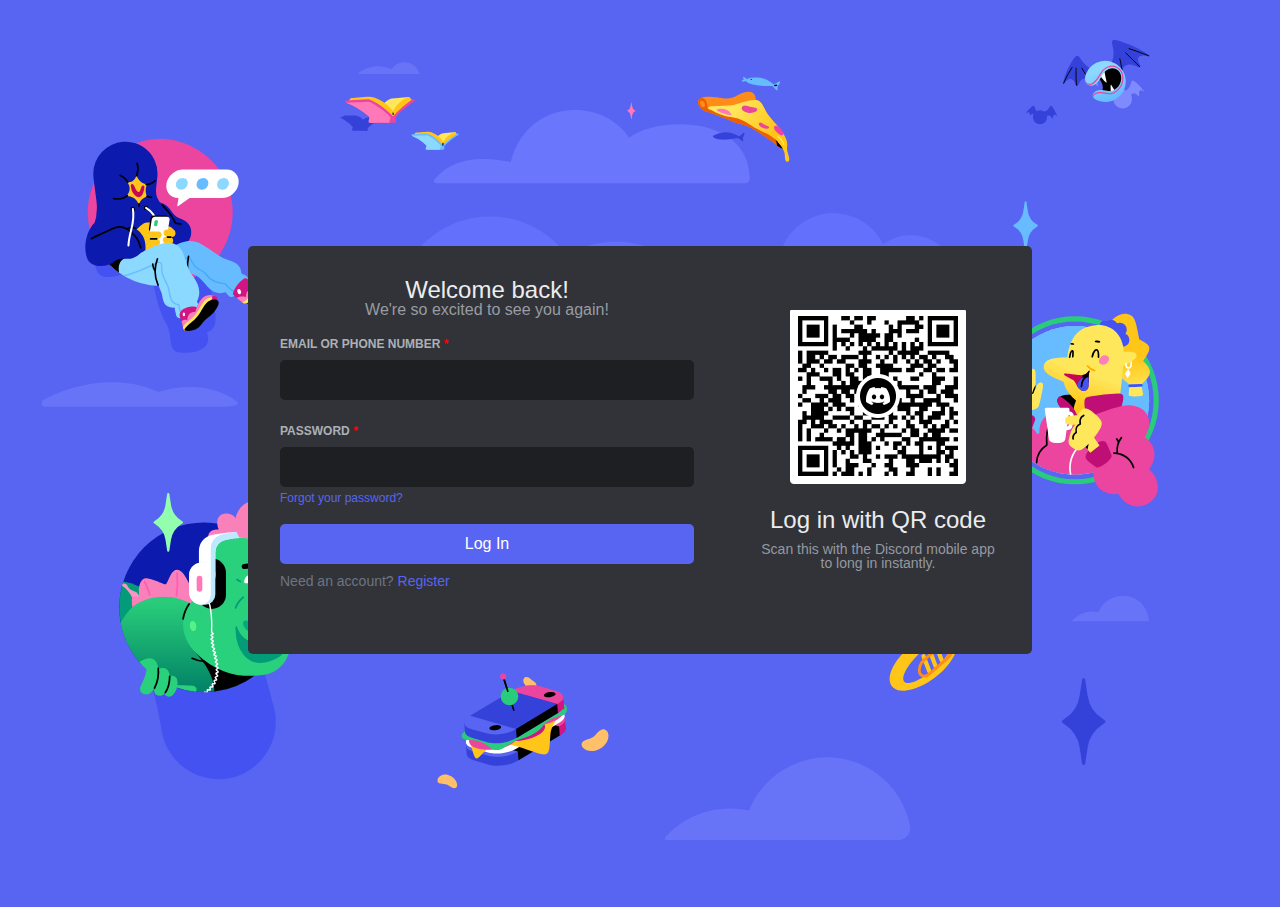
<file: Discord/html/login.html>
<!DOCTYPE html>
<html lang="en">
  <head>
    <meta charset="UTF-8" />
    <meta name="viewport" content="width=device-width, initial-scale=1.0" />
    <link rel="icon" type="image/x-icon" href="../assets//images/favicon.ico" />
    <link rel="stylesheet" href="../assets/css/reset.css" />
    <link rel="stylesheet" href="../assets/css/login.css" />
    <title>Login</title>
  </head>
  <body>
    <div>
      <img src="../assets//images/login/image.svg" atl="background image" />
    </div>

    <div class="content-container">
      <div class="left-column">
        <div class="greeting">
          <h2 id="welcome">Welcome back!</h2>
          <p id="greeting">We're so excited to see you again!</p>
        </div>

        <div class="form-container">
          <form id="form">
            <label id="emailOrPhone-label" for="emailOrPhone"
              >EMAIL OR PHONE NUMBER <span>*</span></label
            >
            <input
              class="input"
              type="text"
              id="emailOrPhone"
              name="emailOrPhone"
            />
            <label id="passwordLabel" for="password"
              >PASSWORD <span>*</span></label
            >
            <input class="input" type="text" id="password" name="password" />
            <div id="forgotPasswordWrapper">
              <a id=""> Forgot your password?</a>
            </div>

            <input id="submit" type="submit" value="Log In" />
          </form>
        </div>
        <p id="needAccount">
          Need an account? <a href="register.html" id="register">Register</a>
        </p>
      </div>
      <div class="right-column">
        <div class="img-container">
          <img src="../assets/images/login/QRcode.png" alt="QR code" />
        </div>
        <h2>Log in with QR code</h2>
        <p>
          Scan this with the <strong>Discord mobile app</strong> to long in
          instantly.
        </p>
      </div>
    </div>
  </body>
</html>
</file>
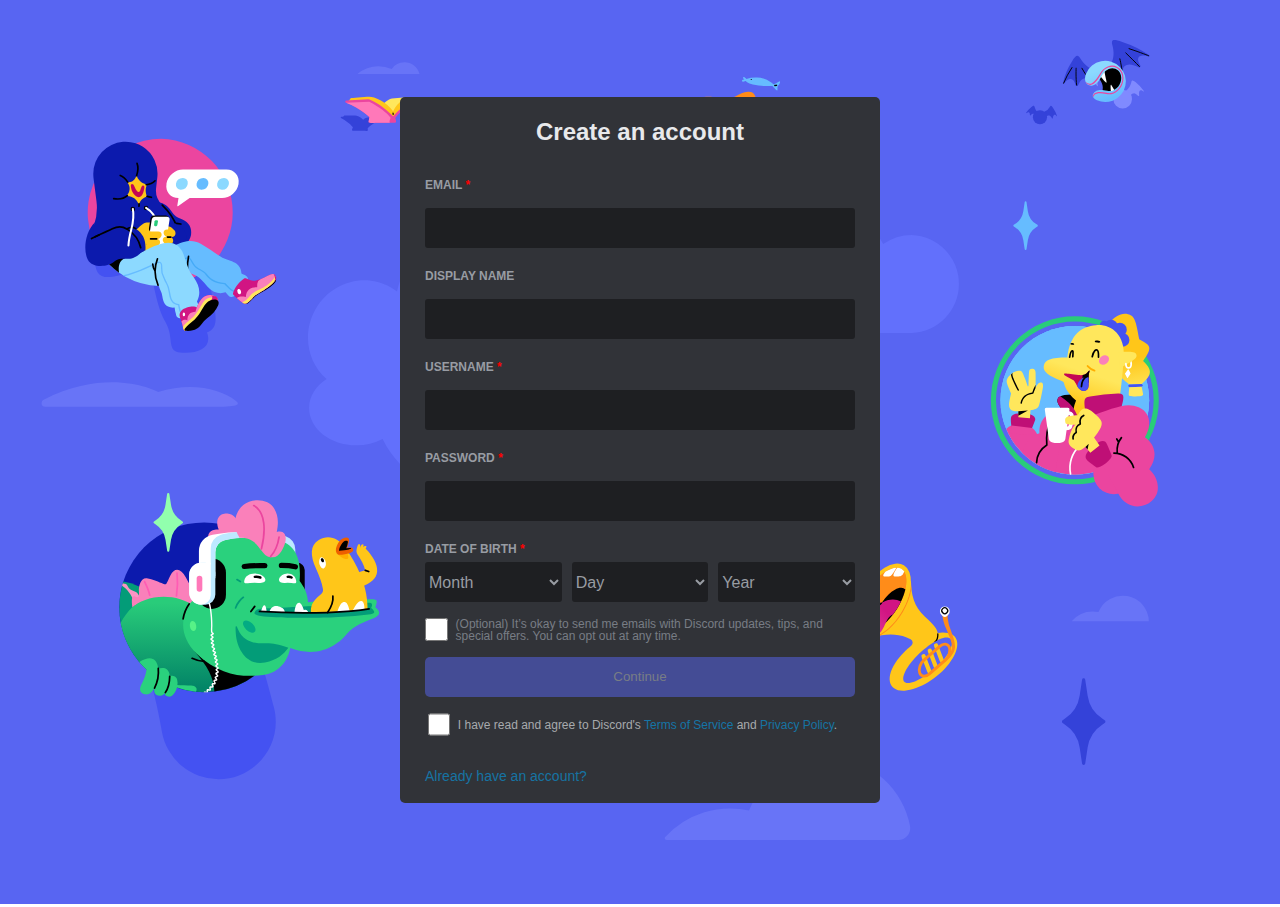
<file: Discord/html/register.html>
<!DOCTYPE html>
<html lang="en">
  <head>
    <meta charset="UTF-8" />
    <meta name="viewport" content="width=device-width, initial-scale=1.0" />
    <link rel="icon" type="image/x-icon" href="../assets/images/register/" />
    <link rel="stylesheet" href="../assets/css/reset.css" />
    <link rel="stylesheet" href="../assets/css/register.css" />
    <title>Register</title>
  </head>
  <body>
    <div>
      <img src="../assets/images/register/image.svg" alt="" />
    </div>

    <div class="content-container">
      <h1>Create an account</h1>
      <div class="form-container">
        <form>
          <div class="input">
            <label id="emailLabel" for="email">Email <span>*</span></label>
            <input class="input" type="text" id="email" name="password" />
          </div>
          <div class="input">
            <label id="displayNameLabel" for="displayName">DISPLAY NAME </label>
            <input
              class="input"
              type="text"
              id="displayName"
              name="displayName"
            />
          </div>
          <div class="input">
            <label id="usernameLabel" for="username"
              >USERNAME <span>*</span></label
            >
            <input class="input" type="text" id="username" name="username" />
          </div>
          <div class="input">
            <label id="passwordLabel" for="password"
              >PASSWORD <span>*</span></label
            >
            <input class="input" type="text" id="password" name="password" />
          </div>

          <label for="date">DATE OF BIRTH <span>*</span></label>
          <div class="date" name="date">
            <select id="monthsSelect">
              <option hidden>Month</option>
            </select>

            <select id="daysSelect">
              <option hidden>Day</option>
            </select>
            <select id="yearsSelect">
              <option hidden>Year</option>
            </select>
          </div>

          <div class="checkbox-container one">
            <input
              type="checkbox"
              id="scales"
              value="emailOption"
              name="scales"
            />

            <p>
              (Optional) It’s okay to send me emails with Discord updates, tips,
              and special offers. You can opt out at any time.
            </p>
          </div>

          <button class="button-disabled" disabled>Continue</button>

          <div class="checkbox-container two">
            <input
              type="checkbox"
              value="emailOption"
              name="scales"
              id="inputTwo"
              class=".button-disabled"
            />

            <p>
              I have read and agree to Discord's
              <a>Terms of Service</a> and <a>Privacy Policy</a>.
            </p>
          </div>
        </form>
      </div>
      <div class="link-container">
        <a>Already have an account?</a>
      </div>
    </div>
    <script src="../assets/javascript/register.js"></script>
  </body>
</html>
</file>
<file: Discord/assets/css/login.css>
body {
  background-color: #5865f2;
  font-family: "gg sans", "Noto Sans", "Helvetica Neue", Helvetica, Arial,
    sans-serif;
  width: 100%;
  height: 100%;
  overflow: hidden;
}

.content-container {
  background-color: #313338;
  width: 784px;
  height: 408px;
  box-sizing: border-box;
  padding: 32px;
  border-radius: 5px;

  position: absolute;
  top: 50%;
  left: 50%;
  transform: translate(-50%, -50%);
}

.left-column {
  width: 414px;
  height: 314px;
  box-sizing: border-box;
}

h2 {
  color: #ebecee;
  font-size: 24px;
}
.greeting {
  font-size: 16px;
  color: #989ca3;
  margin-bottom: 20px;
  text-align: center;
}

#form {
  margin-top: 20px;
}

#emailOrPhone-label {
  display: block;
  color: #acb0b7;
  font-size: 12px;
  margin: 10px 0px;
  font-weight: bold;
}

span {
  color: red;
}

#passwordLabel {
  display: block;
  color: #acb0b7;
  font-size: 12px;
  margin-bottom: 10px;
  margin-top: 25px;
  font-weight: bold;
}

input {
  width: 100%;
  border-radius: 5px;
}

.input {
  background-color: #1e1f22;
  height: 40px;
  color: #989ca3;
  border: none;
  box-sizing: border-box;
  padding: 10px;
  outline: none;
}

button {
  width: 100%;
}

#forgotPasswordWrapper {
  color: #5865f2;
  font-size: 12px;
  margin-top: 5px;
  margin-bottom: 20px;
  cursor: pointer;
}

#forgotPasswordWrapper:hover {
  text-decoration: underline;
}

#submit {
  background-color: #5865f2;
  color: white;
  height: 40px;
  cursor: pointer;
}

#submit:hover {
  background-color: #4752c4;

  transition: 0.3s;
}

#needAccount {
  margin-top: 10px;
  color: #6d7583;
  font-size: 14px;
}

#register {
  color: #5865f2;
  text-decoration: none;
  cursor: pointer;
}

#register:hover {
  text-decoration: underline;
}

.content-container {
  display: flex;
  flex-direction: row;
}

.right-column {
  text-align: center;
  margin-left: 64px;
  width: 240px;
  height: 344px;
}

.img-container {
  margin: 32px 0px 20px;
}

.right-column p {
  color: #9599a0;
  margin-top: 10px;
  font-size: 14px;
}
</file>
<file: Discord/assets/css/register.css>
body {
  width: 100%;
  height: 100%;
  overflow: hidden;
  font-family: "gg sans", "Noto Sans", "Helvetica Neue", Helvetica, Arial,
    sans-serif;
}

.content-container {
  width: 480px;
  height: 706px;
  box-sizing: border-box;
  background-color: #313338;
  position: absolute;
  top: 50%;
  left: 50%;
  transform: translate(-50%, -50%);
  padding: 20px 25px;
  display: flex;
  flex-direction: column;
  align-items: center;
  border-radius: 5px;
}

.form-container {
  width: 100%;
  height: 100%;
}

h1 {
  font-size: 24px;
  line-height: 30px;
  font-weight: 600;
  color: #e8e9eb;
  margin-bottom: 20px;
}

.input {
  margin: 10px 0px;
}

label {
  display: block;
  font-size: 12px;
  line-height: 16px;
  font-weight: 700;
  text-transform: uppercase;
  color: #989ca3;
  padding-bottom: 5px;
}

input {
  width: 100%;
  box-sizing: border-box;
  font-size: 16px;
  border-radius: 3px;
  background-color: #1e1f22;
  height: 40px;
  border: none;
  color: #989ca3;
  padding: 10px;
  outline: none;
  transition: border-color.2s ease-in-out;
}

span {
  color: red;
}

.date {
  display: flex;
  flex-direction: row;
  column-gap: 10px;
}

.date select {
  width: 33%;
  font-size: 16px;
  border-radius: 3px;
  background-color: #1e1f22;
  height: 40px;
  color: #989ca3;
  border: none;
  outline: none;
}

.checkbox-container {
  width: 100%;
  display: flex;
  flex-direction: row;
  justify-content: center;
  align-items: center;
  padding-top: 10px;
  cursor: pointer;
  margin-right: 8px;
  user-select: none;
}

.checkbox-container input {
  width: 35px;
  height: 35px;
  margin-right: 8px;
  cursor: pointer;
}

.checkbox-container p {
  font-size: 12px;
  color: #787d85;
  margin-right: 15px;
}

button {
  margin-top: 10px;
  width: 100%;
  height: 40px;
  border: none;
  border-radius: 5px;
  color: #787d85;
  line-height: 24px;
}

.button-enabled {
  background-color: #5865f2;
  cursor: pointer;
}

.button-disabled {
  background-color: #444c95;
  cursor: not-allowed;
}

#inputTwo {
  width: 22px;
  height: 35px;
}

.two p {
  color: #a7aaad;
}

.two a {
  text-decoration: none;
  color: #1575a7;
}

a:hover {
  text-decoration: underline;
}

.content-container a:last-of-type {
  color: #1673a3;
}

.link-container {
  width: 100%;
  display: flex;
  flex-direction: row;
  justify-content: start;
  cursor: pointer;
  font-size: 14px;
}
</file>
